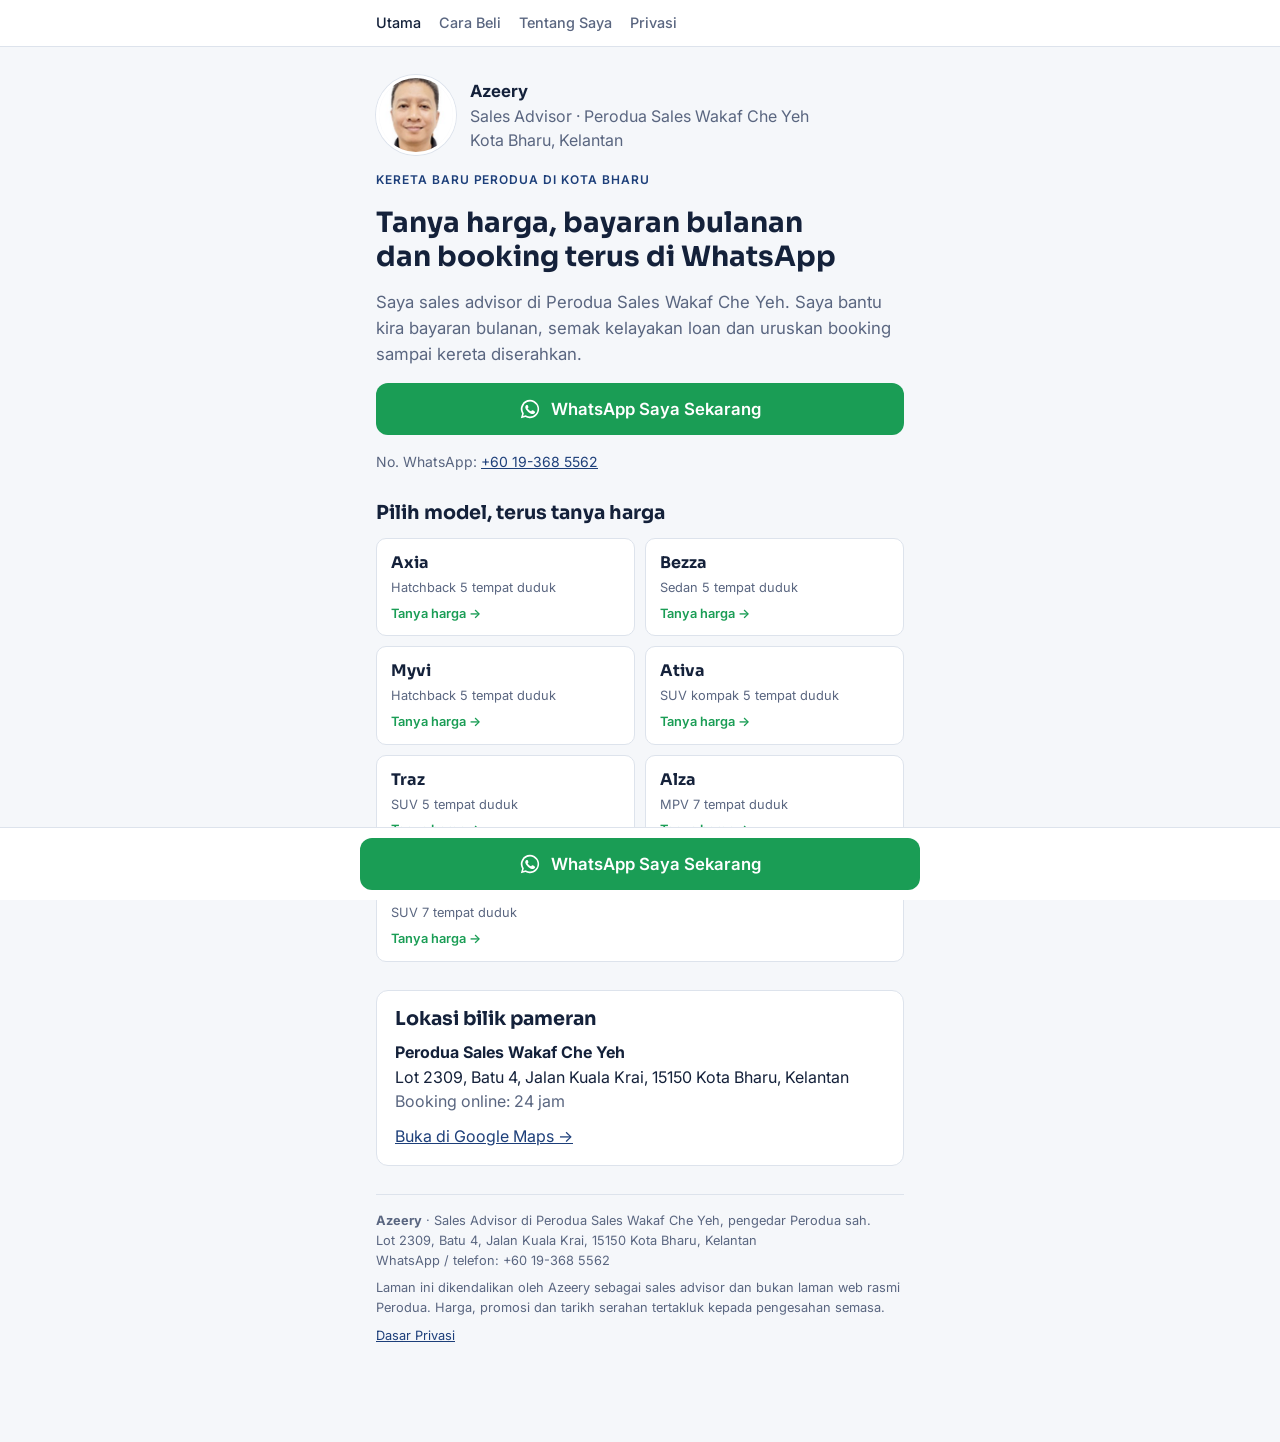
<file: docs/index.html>
<!doctype html>
<html lang="ms">
<head>
<meta charset="utf-8">
<meta name="viewport" content="width=device-width, initial-scale=1">
<title>Azeery · Sales Advisor Perodua Kota Bharu</title>
<meta name="description" content="Sales advisor Perodua di Kota Bharu, Kelantan. WhatsApp Azeery untuk sebut harga, bayaran bulanan dan booking.">
<meta property="og:title" content="Azeery · Sales Advisor Perodua Kota Bharu">
<meta property="og:description" content="Sales advisor Perodua di Kota Bharu, Kelantan. WhatsApp Azeery untuk sebut harga, bayaran bulanan dan booking.">
<meta property="og:image" content="azeery.jpg">
<link rel="icon" href="azeery.jpg">
<link rel="preconnect" href="https://fonts.googleapis.com">
<link rel="stylesheet" href="https://fonts.googleapis.com/css2?family=Sora:wght@600;700&family=Inter:wght@400;500;600&display=swap">
<link rel="stylesheet" href="style.css">
</head>
<body>
<nav class="nav"><div class="nav-in">
  <a href="index.html" aria-current="page">Utama</a>
  <a href="cara-beli.html">Cara Beli</a>
  <a href="tentang.html">Tentang Saya</a>
  <a href="privasi.html">Privasi</a>
</div></nav>
<main class="wrap">
  <header>
    <div class="who">
      <img class="avatar" src="azeery.jpg" alt="Gambar Azeery" width="80" height="80">
      <div><strong>Azeery</strong><span class="muted">Sales Advisor · Perodua Sales Wakaf Che Yeh<br>Kota Bharu, Kelantan</span></div>
    </div>
    <p class="eyebrow">Kereta baru Perodua di Kota Bharu</p>
    <h1>Tanya harga, bayaran bulanan dan booking terus di WhatsApp</h1>
    <p class="lead muted">Saya sales advisor di Perodua Sales Wakaf Che Yeh. Saya bantu kira bayaran bulanan, semak kelayakan loan dan uruskan booking sampai kereta diserahkan.</p>
    <a class="btn-wa" href="https://wa.me/60193685562?text=Salam%2C%20saya%20nak%20tanya%20pasal%20kereta%20Perodua%20%28dari%20Google%29" target="_blank" rel="noopener"><svg viewBox="0 0 24 24" fill="currentColor" aria-hidden="true"><path d="M12 2a10 10 0 0 0-8.6 15.1L2 22l5-1.3A10 10 0 1 0 12 2Zm0 18.2a8.2 8.2 0 0 1-4.2-1.2l-.3-.2-3 .8.8-2.9-.2-.3A8.2 8.2 0 1 1 12 20.2Zm4.5-6.1c-.2-.1-1.5-.7-1.7-.8s-.4-.1-.6.1-.7.8-.8 1-.3.2-.5.1a6.7 6.7 0 0 1-3.3-2.9c-.3-.4.2-.4.7-1.4.1-.2 0-.3 0-.4l-.8-1.8c-.2-.5-.4-.4-.6-.4h-.5a1 1 0 0 0-.7.3 3 3 0 0 0-.9 2.2 5.2 5.2 0 0 0 1.1 2.7 11.8 11.8 0 0 0 4.5 4c1.7.7 2.3.8 3.2.6a2.7 2.7 0 0 0 1.8-1.2 2.2 2.2 0 0 0 .1-1.3c0-.1-.2-.2-.5-.3Z"/></svg> WhatsApp Saya Sekarang</a>
    <p class="muted small">No. WhatsApp: <a href="tel:+60193685562">+60 19-368 5562</a></p>
  </header>

  <section aria-labelledby="m-h">
    <h2 id="m-h">Pilih model, terus tanya harga</h2>
    <div class="models">
      <a class="chip" href="https://wa.me/60193685562?text=Salam%2C%20saya%20berminat%20dengan%20Perodua%20Axia.%20Boleh%20bagi%20harga%20dan%20bayaran%20bulanan%3F%20%28dari%20Google%29" target="_blank" rel="noopener"><b>Axia</b><small>Hatchback 5 tempat duduk</small><em>Tanya harga →</em></a>
      <a class="chip" href="https://wa.me/60193685562?text=Salam%2C%20saya%20berminat%20dengan%20Perodua%20Bezza.%20Boleh%20bagi%20harga%20dan%20bayaran%20bulanan%3F%20%28dari%20Google%29" target="_blank" rel="noopener"><b>Bezza</b><small>Sedan 5 tempat duduk</small><em>Tanya harga →</em></a>
      <a class="chip" href="https://wa.me/60193685562?text=Salam%2C%20saya%20berminat%20dengan%20Perodua%20Myvi.%20Boleh%20bagi%20harga%20dan%20bayaran%20bulanan%3F%20%28dari%20Google%29" target="_blank" rel="noopener"><b>Myvi</b><small>Hatchback 5 tempat duduk</small><em>Tanya harga →</em></a>
      <a class="chip" href="https://wa.me/60193685562?text=Salam%2C%20saya%20berminat%20dengan%20Perodua%20Ativa.%20Boleh%20bagi%20harga%20dan%20bayaran%20bulanan%3F%20%28dari%20Google%29" target="_blank" rel="noopener"><b>Ativa</b><small>SUV kompak 5 tempat duduk</small><em>Tanya harga →</em></a>
      <a class="chip" href="https://wa.me/60193685562?text=Salam%2C%20saya%20berminat%20dengan%20Perodua%20Traz.%20Boleh%20bagi%20harga%20dan%20bayaran%20bulanan%3F%20%28dari%20Google%29" target="_blank" rel="noopener"><b>Traz</b><small>SUV 5 tempat duduk</small><em>Tanya harga →</em></a>
      <a class="chip" href="https://wa.me/60193685562?text=Salam%2C%20saya%20berminat%20dengan%20Perodua%20Alza.%20Boleh%20bagi%20harga%20dan%20bayaran%20bulanan%3F%20%28dari%20Google%29" target="_blank" rel="noopener"><b>Alza</b><small>MPV 7 tempat duduk</small><em>Tanya harga →</em></a>
      <a class="chip" href="https://wa.me/60193685562?text=Salam%2C%20saya%20berminat%20dengan%20Perodua%20Aruz.%20Boleh%20bagi%20harga%20dan%20bayaran%20bulanan%3F%20%28dari%20Google%29" target="_blank" rel="noopener"><b>Aruz</b><small>SUV 7 tempat duduk</small><em>Tanya harga →</em></a>
    </div>
  </section>

  <section class="card" aria-labelledby="l-h">
    <h2 id="l-h">Lokasi bilik pameran</h2>
    <p><strong>Perodua Sales Wakaf Che Yeh</strong><br>Lot 2309, Batu 4, Jalan Kuala Krai, 15150 Kota Bharu, Kelantan<br><span class="muted">Booking online: 24 jam</span></p>
    <p><a href="https://maps.app.goo.gl/HpEZBNo6LpMsQ4AF7" target="_blank" rel="noopener">Buka di Google Maps →</a></p>
  </section>

<footer>
  <p><strong>Azeery</strong> · Sales Advisor di Perodua Sales Wakaf Che Yeh, pengedar Perodua sah.<br>Lot 2309, Batu 4, Jalan Kuala Krai, 15150 Kota Bharu, Kelantan<br>WhatsApp / telefon: +60 19-368 5562</p>
  <p>Laman ini dikendalikan oleh Azeery sebagai sales advisor dan bukan laman web rasmi Perodua. Harga, promosi dan tarikh serahan tertakluk kepada pengesahan semasa.</p>
  <p><a href="privasi.html">Dasar Privasi</a></p>
</footer>
</main>
<div class="bar"><a class="btn-wa" href="https://wa.me/60193685562?text=Salam%2C%20saya%20nak%20tanya%20pasal%20kereta%20Perodua%20%28dari%20Google%29" target="_blank" rel="noopener"><svg viewBox="0 0 24 24" fill="currentColor" aria-hidden="true"><path d="M12 2a10 10 0 0 0-8.6 15.1L2 22l5-1.3A10 10 0 1 0 12 2Zm0 18.2a8.2 8.2 0 0 1-4.2-1.2l-.3-.2-3 .8.8-2.9-.2-.3A8.2 8.2 0 1 1 12 20.2Zm4.5-6.1c-.2-.1-1.5-.7-1.7-.8s-.4-.1-.6.1-.7.8-.8 1-.3.2-.5.1a6.7 6.7 0 0 1-3.3-2.9c-.3-.4.2-.4.7-1.4.1-.2 0-.3 0-.4l-.8-1.8c-.2-.5-.4-.4-.6-.4h-.5a1 1 0 0 0-.7.3 3 3 0 0 0-.9 2.2 5.2 5.2 0 0 0 1.1 2.7 11.8 11.8 0 0 0 4.5 4c1.7.7 2.3.8 3.2.6a2.7 2.7 0 0 0 1.8-1.2 2.2 2.2 0 0 0 .1-1.3c0-.1-.2-.2-.5-.3Z"/></svg> WhatsApp Saya Sekarang</a></div>
</body>
</html>
</file>
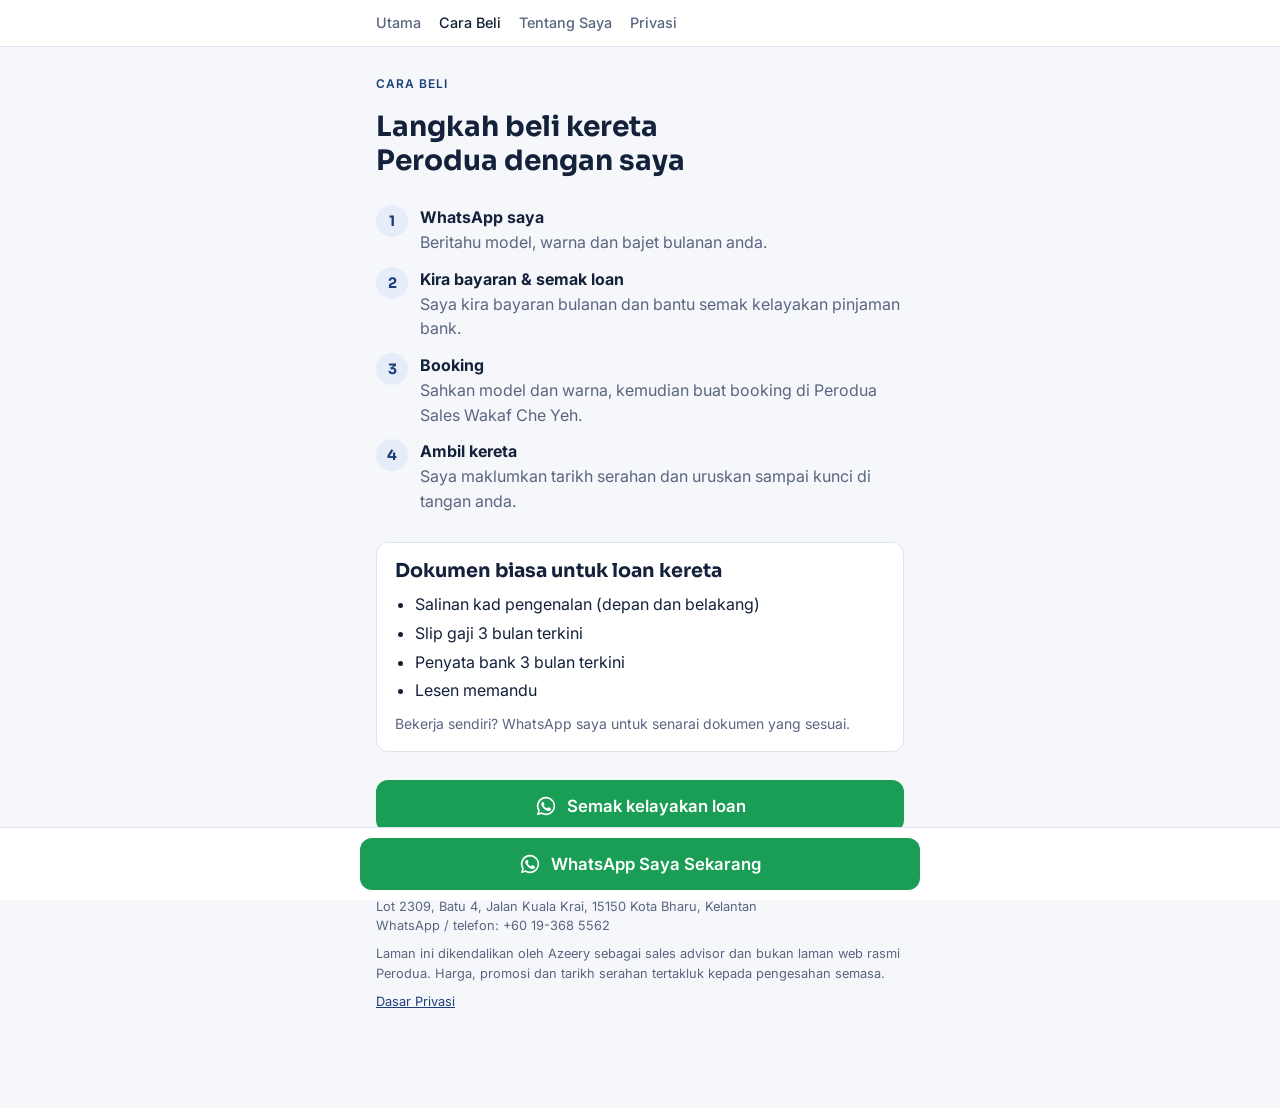
<file: docs/cara-beli.html>
<!doctype html>
<html lang="ms">
<head>
<meta charset="utf-8">
<meta name="viewport" content="width=device-width, initial-scale=1">
<title>Cara Beli Kereta Perodua · Azeery</title>
<meta name="description" content="Langkah beli kereta Perodua di Kota Bharu dan dokumen yang diperlukan untuk loan kereta.">
<meta property="og:title" content="Cara Beli Kereta Perodua · Azeery">
<meta property="og:description" content="Langkah beli kereta Perodua di Kota Bharu dan dokumen yang diperlukan untuk loan kereta.">
<meta property="og:image" content="azeery.jpg">
<link rel="icon" href="azeery.jpg">
<link rel="preconnect" href="https://fonts.googleapis.com">
<link rel="stylesheet" href="https://fonts.googleapis.com/css2?family=Sora:wght@600;700&family=Inter:wght@400;500;600&display=swap">
<link rel="stylesheet" href="style.css">
</head>
<body>
<nav class="nav"><div class="nav-in">
  <a href="index.html">Utama</a>
  <a href="cara-beli.html" aria-current="page">Cara Beli</a>
  <a href="tentang.html">Tentang Saya</a>
  <a href="privasi.html">Privasi</a>
</div></nav>
<main class="wrap">
  <header>
    <p class="eyebrow">Cara beli</p>
    <h1>Langkah beli kereta Perodua dengan saya</h1>
  </header>
  <section>
    <ol class="steps">
      <li><div><b>WhatsApp saya</b><span class="muted">Beritahu model, warna dan bajet bulanan anda.</span></div></li>
      <li><div><b>Kira bayaran &amp; semak loan</b><span class="muted">Saya kira bayaran bulanan dan bantu semak kelayakan pinjaman bank.</span></div></li>
      <li><div><b>Booking</b><span class="muted">Sahkan model dan warna, kemudian buat booking di Perodua Sales Wakaf Che Yeh.</span></div></li>
      <li><div><b>Ambil kereta</b><span class="muted">Saya maklumkan tarikh serahan dan uruskan sampai kunci di tangan anda.</span></div></li>
    </ol>
  </section>
  <section class="card" aria-labelledby="d-h">
    <h2 id="d-h">Dokumen biasa untuk loan kereta</h2>
    <ul>
      <li>Salinan kad pengenalan (depan dan belakang)</li>
      <li>Slip gaji 3 bulan terkini</li>
      <li>Penyata bank 3 bulan terkini</li>
      <li>Lesen memandu</li>
    </ul>
    <p class="muted small">Bekerja sendiri? WhatsApp saya untuk senarai dokumen yang sesuai.</p>
  </section>
  <a class="btn-wa" href="https://wa.me/60193685562?text=Salam%2C%20saya%20nak%20semak%20kelayakan%20loan%20kereta%20Perodua%20%28dari%20Google%29" target="_blank" rel="noopener"><svg viewBox="0 0 24 24" fill="currentColor" aria-hidden="true"><path d="M12 2a10 10 0 0 0-8.6 15.1L2 22l5-1.3A10 10 0 1 0 12 2Zm0 18.2a8.2 8.2 0 0 1-4.2-1.2l-.3-.2-3 .8.8-2.9-.2-.3A8.2 8.2 0 1 1 12 20.2Zm4.5-6.1c-.2-.1-1.5-.7-1.7-.8s-.4-.1-.6.1-.7.8-.8 1-.3.2-.5.1a6.7 6.7 0 0 1-3.3-2.9c-.3-.4.2-.4.7-1.4.1-.2 0-.3 0-.4l-.8-1.8c-.2-.5-.4-.4-.6-.4h-.5a1 1 0 0 0-.7.3 3 3 0 0 0-.9 2.2 5.2 5.2 0 0 0 1.1 2.7 11.8 11.8 0 0 0 4.5 4c1.7.7 2.3.8 3.2.6a2.7 2.7 0 0 0 1.8-1.2 2.2 2.2 0 0 0 .1-1.3c0-.1-.2-.2-.5-.3Z"/></svg> Semak kelayakan loan</a>

<footer>
  <p><strong>Azeery</strong> · Sales Advisor di Perodua Sales Wakaf Che Yeh, pengedar Perodua sah.<br>Lot 2309, Batu 4, Jalan Kuala Krai, 15150 Kota Bharu, Kelantan<br>WhatsApp / telefon: +60 19-368 5562</p>
  <p>Laman ini dikendalikan oleh Azeery sebagai sales advisor dan bukan laman web rasmi Perodua. Harga, promosi dan tarikh serahan tertakluk kepada pengesahan semasa.</p>
  <p><a href="privasi.html">Dasar Privasi</a></p>
</footer>
</main>
<div class="bar"><a class="btn-wa" href="https://wa.me/60193685562?text=Salam%2C%20saya%20nak%20tanya%20pasal%20kereta%20Perodua%20%28dari%20Google%29" target="_blank" rel="noopener"><svg viewBox="0 0 24 24" fill="currentColor" aria-hidden="true"><path d="M12 2a10 10 0 0 0-8.6 15.1L2 22l5-1.3A10 10 0 1 0 12 2Zm0 18.2a8.2 8.2 0 0 1-4.2-1.2l-.3-.2-3 .8.8-2.9-.2-.3A8.2 8.2 0 1 1 12 20.2Zm4.5-6.1c-.2-.1-1.5-.7-1.7-.8s-.4-.1-.6.1-.7.8-.8 1-.3.2-.5.1a6.7 6.7 0 0 1-3.3-2.9c-.3-.4.2-.4.7-1.4.1-.2 0-.3 0-.4l-.8-1.8c-.2-.5-.4-.4-.6-.4h-.5a1 1 0 0 0-.7.3 3 3 0 0 0-.9 2.2 5.2 5.2 0 0 0 1.1 2.7 11.8 11.8 0 0 0 4.5 4c1.7.7 2.3.8 3.2.6a2.7 2.7 0 0 0 1.8-1.2 2.2 2.2 0 0 0 .1-1.3c0-.1-.2-.2-.5-.3Z"/></svg> WhatsApp Saya Sekarang</a></div>
</body>
</html>
</file>
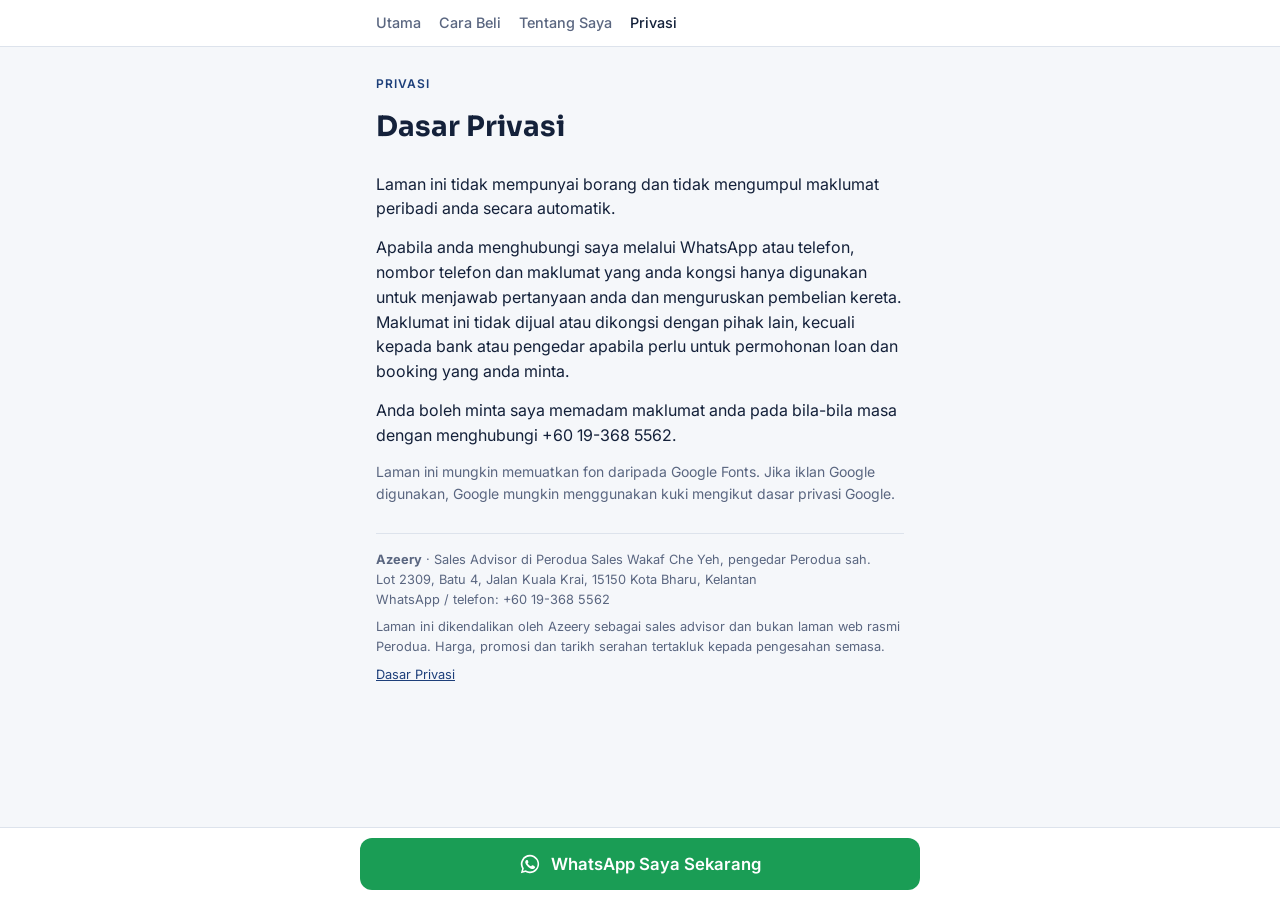
<file: docs/privasi.html>
<!doctype html>
<html lang="ms">
<head>
<meta charset="utf-8">
<meta name="viewport" content="width=device-width, initial-scale=1">
<title>Dasar Privasi · Azeery</title>
<meta name="description" content="Bagaimana maklumat anda digunakan apabila menghubungi saya.">
<meta property="og:title" content="Dasar Privasi · Azeery">
<meta property="og:description" content="Bagaimana maklumat anda digunakan apabila menghubungi saya.">
<meta property="og:image" content="azeery.jpg">
<link rel="icon" href="azeery.jpg">
<link rel="preconnect" href="https://fonts.googleapis.com">
<link rel="stylesheet" href="https://fonts.googleapis.com/css2?family=Sora:wght@600;700&family=Inter:wght@400;500;600&display=swap">
<link rel="stylesheet" href="style.css">
</head>
<body>
<nav class="nav"><div class="nav-in">
  <a href="index.html">Utama</a>
  <a href="cara-beli.html">Cara Beli</a>
  <a href="tentang.html">Tentang Saya</a>
  <a href="privasi.html" aria-current="page">Privasi</a>
</div></nav>
<main class="wrap">
  <header>
    <p class="eyebrow">Privasi</p>
    <h1>Dasar Privasi</h1>
  </header>
  <section>
    <p>Laman ini tidak mempunyai borang dan tidak mengumpul maklumat peribadi anda secara automatik.</p>
    <p>Apabila anda menghubungi saya melalui WhatsApp atau telefon, nombor telefon dan maklumat yang anda kongsi hanya digunakan untuk menjawab pertanyaan anda dan menguruskan pembelian kereta. Maklumat ini tidak dijual atau dikongsi dengan pihak lain, kecuali kepada bank atau pengedar apabila perlu untuk permohonan loan dan booking yang anda minta.</p>
    <p>Anda boleh minta saya memadam maklumat anda pada bila-bila masa dengan menghubungi +60 19-368 5562.</p>
    <p class="muted small">Laman ini mungkin memuatkan fon daripada Google Fonts. Jika iklan Google digunakan, Google mungkin menggunakan kuki mengikut dasar privasi Google.</p>
  </section>

<footer>
  <p><strong>Azeery</strong> · Sales Advisor di Perodua Sales Wakaf Che Yeh, pengedar Perodua sah.<br>Lot 2309, Batu 4, Jalan Kuala Krai, 15150 Kota Bharu, Kelantan<br>WhatsApp / telefon: +60 19-368 5562</p>
  <p>Laman ini dikendalikan oleh Azeery sebagai sales advisor dan bukan laman web rasmi Perodua. Harga, promosi dan tarikh serahan tertakluk kepada pengesahan semasa.</p>
  <p><a href="privasi.html">Dasar Privasi</a></p>
</footer>
</main>
<div class="bar"><a class="btn-wa" href="https://wa.me/60193685562?text=Salam%2C%20saya%20nak%20tanya%20pasal%20kereta%20Perodua%20%28dari%20Google%29" target="_blank" rel="noopener"><svg viewBox="0 0 24 24" fill="currentColor" aria-hidden="true"><path d="M12 2a10 10 0 0 0-8.6 15.1L2 22l5-1.3A10 10 0 1 0 12 2Zm0 18.2a8.2 8.2 0 0 1-4.2-1.2l-.3-.2-3 .8.8-2.9-.2-.3A8.2 8.2 0 1 1 12 20.2Zm4.5-6.1c-.2-.1-1.5-.7-1.7-.8s-.4-.1-.6.1-.7.8-.8 1-.3.2-.5.1a6.7 6.7 0 0 1-3.3-2.9c-.3-.4.2-.4.7-1.4.1-.2 0-.3 0-.4l-.8-1.8c-.2-.5-.4-.4-.6-.4h-.5a1 1 0 0 0-.7.3 3 3 0 0 0-.9 2.2 5.2 5.2 0 0 0 1.1 2.7 11.8 11.8 0 0 0 4.5 4c1.7.7 2.3.8 3.2.6a2.7 2.7 0 0 0 1.8-1.2 2.2 2.2 0 0 0 .1-1.3c0-.1-.2-.2-.5-.3Z"/></svg> WhatsApp Saya Sekarang</a></div>
</body>
</html>
</file>
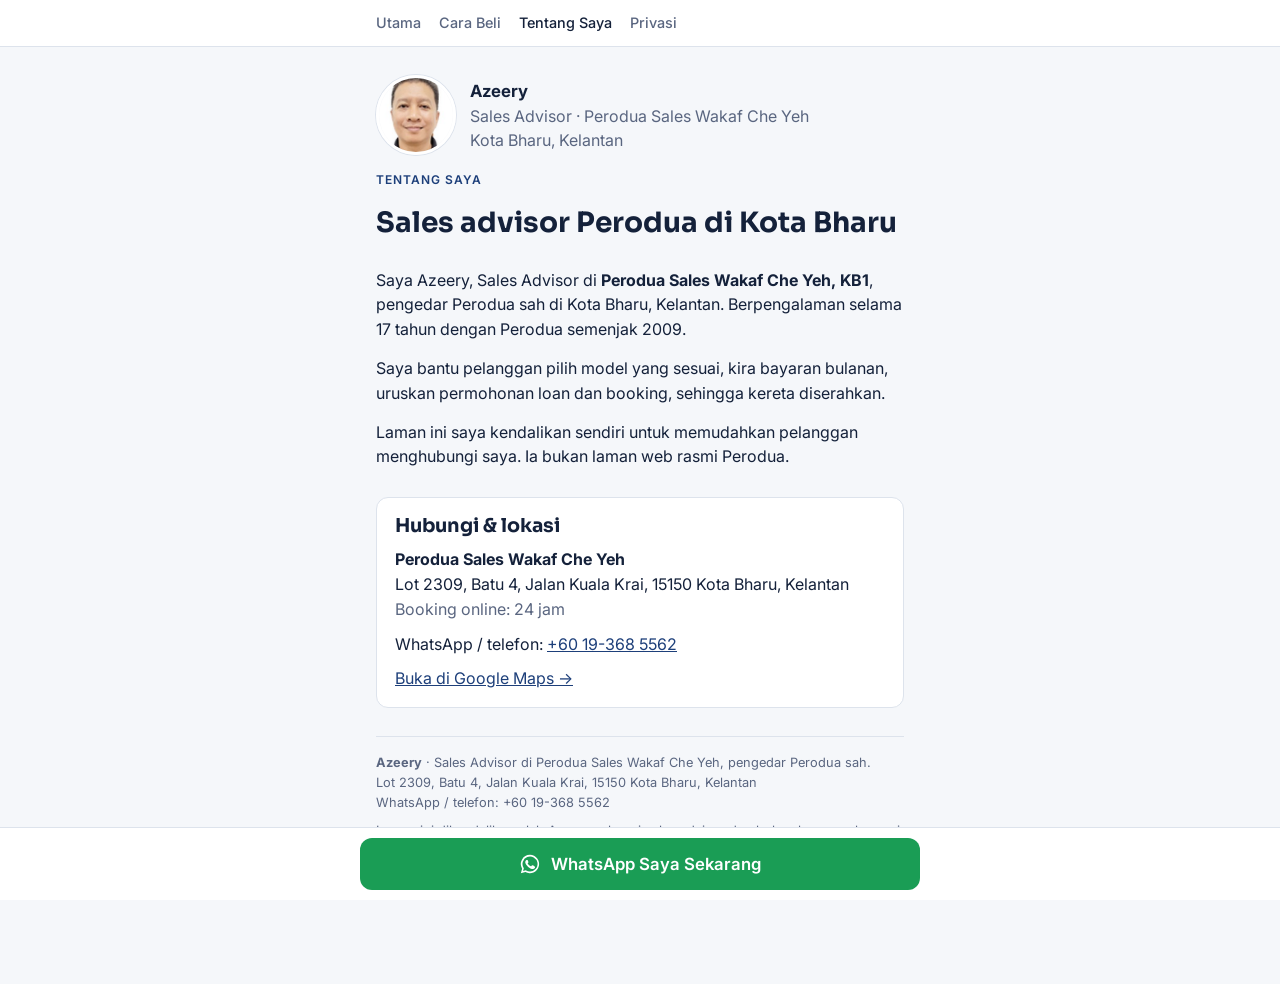
<file: docs/tentang.html>
<!doctype html>
<html lang="ms">
<head>
<meta charset="utf-8">
<meta name="viewport" content="width=device-width, initial-scale=1">
<title>Tentang Azeery · Sales Advisor Perodua</title>
<meta name="description" content="Azeery, sales advisor di Perodua Sales Wakaf Che Yeh, Kota Bharu, Kelantan.">
<meta property="og:title" content="Tentang Azeery · Sales Advisor Perodua">
<meta property="og:description" content="Azeery, sales advisor di Perodua Sales Wakaf Che Yeh, Kota Bharu, Kelantan.">
<meta property="og:image" content="azeery.jpg">
<link rel="icon" href="azeery.jpg">
<link rel="preconnect" href="https://fonts.googleapis.com">
<link rel="stylesheet" href="https://fonts.googleapis.com/css2?family=Sora:wght@600;700&family=Inter:wght@400;500;600&display=swap">
<link rel="stylesheet" href="style.css">
</head>
<body>
<nav class="nav"><div class="nav-in">
  <a href="index.html">Utama</a>
  <a href="cara-beli.html">Cara Beli</a>
  <a href="tentang.html" aria-current="page">Tentang Saya</a>
  <a href="privasi.html">Privasi</a>
</div></nav>
<main class="wrap">
  <header>
    <div class="who">
      <img class="avatar" src="azeery.jpg" alt="Gambar Azeery" width="80" height="80">
      <div><strong>Azeery</strong><span class="muted">Sales Advisor · Perodua Sales Wakaf Che Yeh<br>Kota Bharu, Kelantan</span></div>
    </div>
    <p class="eyebrow">Tentang saya</p>
    <h1>Sales advisor Perodua di Kota Bharu</h1>
  </header>
  <section>
    <p>Saya Azeery, Sales Advisor di <strong>Perodua Sales Wakaf Che Yeh, KB1</strong>, pengedar Perodua sah di Kota Bharu, Kelantan. Berpengalaman selama 17 tahun dengan Perodua semenjak 2009.</p>
    <p>Saya bantu pelanggan pilih model yang sesuai, kira bayaran bulanan, uruskan permohonan loan dan booking, sehingga kereta diserahkan.</p>
    <p>Laman ini saya kendalikan sendiri untuk memudahkan pelanggan menghubungi saya. Ia bukan laman web rasmi Perodua.</p>
  </section>
  <section class="card" aria-labelledby="c-h">
    <h2 id="c-h">Hubungi &amp; lokasi</h2>
    <p><strong>Perodua Sales Wakaf Che Yeh</strong><br>Lot 2309, Batu 4, Jalan Kuala Krai, 15150 Kota Bharu, Kelantan<br><span class="muted">Booking online: 24 jam</span></p>
    <p>WhatsApp / telefon: <a href="tel:+60193685562">+60 19-368 5562</a></p>
    <p><a href="https://maps.app.goo.gl/HpEZBNo6LpMsQ4AF7" target="_blank" rel="noopener">Buka di Google Maps →</a></p>
  </section>

<footer>
  <p><strong>Azeery</strong> · Sales Advisor di Perodua Sales Wakaf Che Yeh, pengedar Perodua sah.<br>Lot 2309, Batu 4, Jalan Kuala Krai, 15150 Kota Bharu, Kelantan<br>WhatsApp / telefon: +60 19-368 5562</p>
  <p>Laman ini dikendalikan oleh Azeery sebagai sales advisor dan bukan laman web rasmi Perodua. Harga, promosi dan tarikh serahan tertakluk kepada pengesahan semasa.</p>
  <p><a href="privasi.html">Dasar Privasi</a></p>
</footer>
</main>
<div class="bar"><a class="btn-wa" href="https://wa.me/60193685562?text=Salam%2C%20saya%20nak%20tanya%20pasal%20kereta%20Perodua%20%28dari%20Google%29" target="_blank" rel="noopener"><svg viewBox="0 0 24 24" fill="currentColor" aria-hidden="true"><path d="M12 2a10 10 0 0 0-8.6 15.1L2 22l5-1.3A10 10 0 1 0 12 2Zm0 18.2a8.2 8.2 0 0 1-4.2-1.2l-.3-.2-3 .8.8-2.9-.2-.3A8.2 8.2 0 1 1 12 20.2Zm4.5-6.1c-.2-.1-1.5-.7-1.7-.8s-.4-.1-.6.1-.7.8-.8 1-.3.2-.5.1a6.7 6.7 0 0 1-3.3-2.9c-.3-.4.2-.4.7-1.4.1-.2 0-.3 0-.4l-.8-1.8c-.2-.5-.4-.4-.6-.4h-.5a1 1 0 0 0-.7.3 3 3 0 0 0-.9 2.2 5.2 5.2 0 0 0 1.1 2.7 11.8 11.8 0 0 0 4.5 4c1.7.7 2.3.8 3.2.6a2.7 2.7 0 0 0 1.8-1.2 2.2 2.2 0 0 0 .1-1.3c0-.1-.2-.2-.5-.3Z"/></svg> WhatsApp Saya Sekarang</a></div>
</body>
</html>
</file>
<file: docs/style.css>
/* One narrow column built for phones; a sticky WhatsApp bar is always in reach. */
:root{
  --bg:#f5f7fa; --surface:#ffffff; --fg:#14213a; --muted:#5a6680; --line:#dde3ec;
  --brand:#1d3f7a; --brand-soft:#e6edf8; --wa:#1a9d55; --wa-press:#14804a; --on-wa:#ffffff;
  --font-display:"Sora",system-ui,sans-serif; --font-body:"Inter",system-ui,-apple-system,"Segoe UI",sans-serif;
}
@media (prefers-color-scheme: dark){:root{
  --bg:#0e1524; --surface:#162034; --fg:#e8edf6; --muted:#9aa7bf; --line:#283550;
  --brand:#8fb2ec; --brand-soft:#1c2b48; --wa:#25b466; --wa-press:#1f9a57; color-scheme:dark}}
*{box-sizing:border-box}
html{-webkit-text-size-adjust:100%}
body{margin:0;background:var(--bg);color:var(--fg);font:16px/1.55 var(--font-body);padding-bottom:96px}
a{color:var(--brand)}
img{max-width:100%}
h1,h2{font-family:var(--font-display);text-wrap:balance;margin:0;line-height:1.2}
h1{font-size:1.75rem} h2{font-size:1.2rem}
p{margin:0}
.muted{color:var(--muted)}
.small{font-size:.875rem}
.eyebrow{font-size:.75rem;font-weight:600;letter-spacing:.08em;text-transform:uppercase;color:var(--brand)}

.nav{background:var(--surface);border-bottom:1px solid var(--line)}
.nav-in{max-width:560px;margin:0 auto;display:flex;gap:4px 18px;flex-wrap:wrap;
  padding:12px max(16px,env(safe-area-inset-right,0px)) 12px max(16px,env(safe-area-inset-left,0px))}
.nav a{text-decoration:none;color:var(--muted);font-weight:500;font-size:.9rem}
.nav a[aria-current="page"]{color:var(--fg)}

.wrap{max-width:560px;margin:0 auto;display:flex;flex-direction:column;gap:28px;
  padding:28px max(16px,env(safe-area-inset-right,0px)) 0 max(16px,env(safe-area-inset-left,0px))}
header{display:flex;flex-direction:column;gap:16px}
section{display:flex;flex-direction:column;gap:14px}
.who{display:flex;gap:14px;align-items:center}
.who div{min-width:0}
.who strong{display:block;font-size:1.05rem}
.avatar{flex:none;width:80px;height:80px;border-radius:50%;object-fit:cover;border:3px solid var(--surface);box-shadow:0 0 0 1px var(--line)}
.lead{font-size:1.05rem}

.btn-wa{display:flex;align-items:center;justify-content:center;gap:10px;min-height:52px;padding:0 20px;
  border-radius:12px;background:var(--wa);color:var(--on-wa);font-weight:600;font-size:1.05rem;text-decoration:none}
.btn-wa:hover{background:var(--wa-press)}
.btn-wa svg{width:22px;height:22px;flex:none}
a:focus-visible{outline:3px solid var(--brand);outline-offset:2px}

.models{display:grid;grid-template-columns:repeat(2,minmax(0,1fr));gap:10px}
.chip{display:flex;flex-direction:column;gap:2px;padding:12px 14px;border-radius:10px;background:var(--surface);
  border:1px solid var(--line);color:var(--fg);text-decoration:none}
.chip:hover{border-color:var(--wa)}
.chip:last-child:nth-child(odd){grid-column:1/-1}
.chip b{font-family:var(--font-display);font-size:1rem}
.chip small{color:var(--muted);font-size:.8rem}
.chip em{font-style:normal;color:var(--wa);font-size:.8rem;font-weight:600;margin-top:4px}

.card{background:var(--surface);border:1px solid var(--line);border-radius:12px;padding:16px 18px;gap:10px}
.card ul{margin:0;padding-left:20px;display:flex;flex-direction:column;gap:4px}

ol.steps{list-style:none;margin:0;padding:0;display:flex;flex-direction:column;gap:12px;counter-reset:s}
ol.steps li{display:grid;grid-template-columns:32px minmax(0,1fr);gap:12px;align-items:start;counter-increment:s}
ol.steps li::before{content:counter(s);width:32px;height:32px;border-radius:50%;background:var(--brand-soft);color:var(--brand);
  display:grid;place-items:center;font:700 .9rem var(--font-display)}
ol.steps b{display:block}

footer{font-size:.8rem;color:var(--muted);border-top:1px solid var(--line);padding-top:16px;display:flex;flex-direction:column;gap:8px}

.bar{position:fixed;left:0;right:0;bottom:0;background:var(--surface);border-top:1px solid var(--line);
  padding:10px max(16px,env(safe-area-inset-right,0px)) calc(10px + env(safe-area-inset-bottom,0px)) max(16px,env(safe-area-inset-left,0px))}
.bar .btn-wa{max-width:560px;margin:0 auto}
@media (prefers-reduced-motion: reduce){*{transition:none!important}}
</file>
